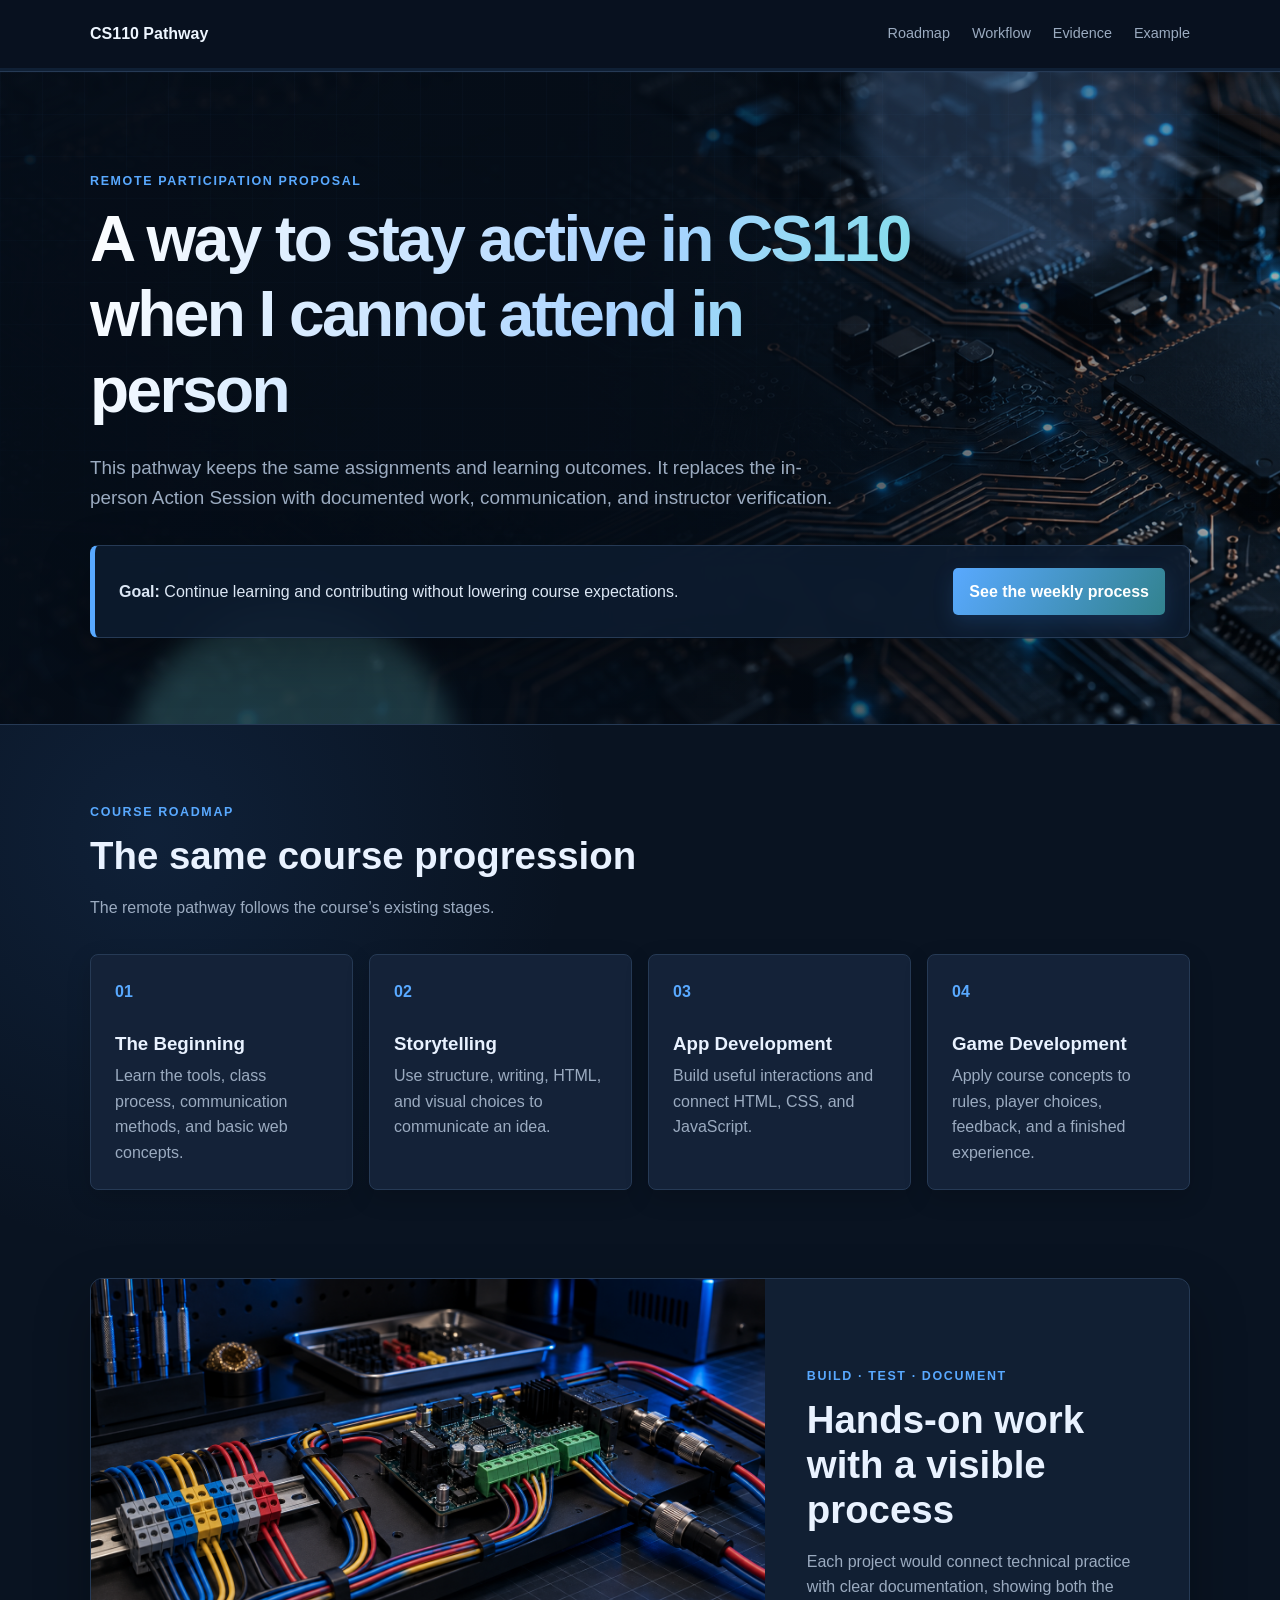
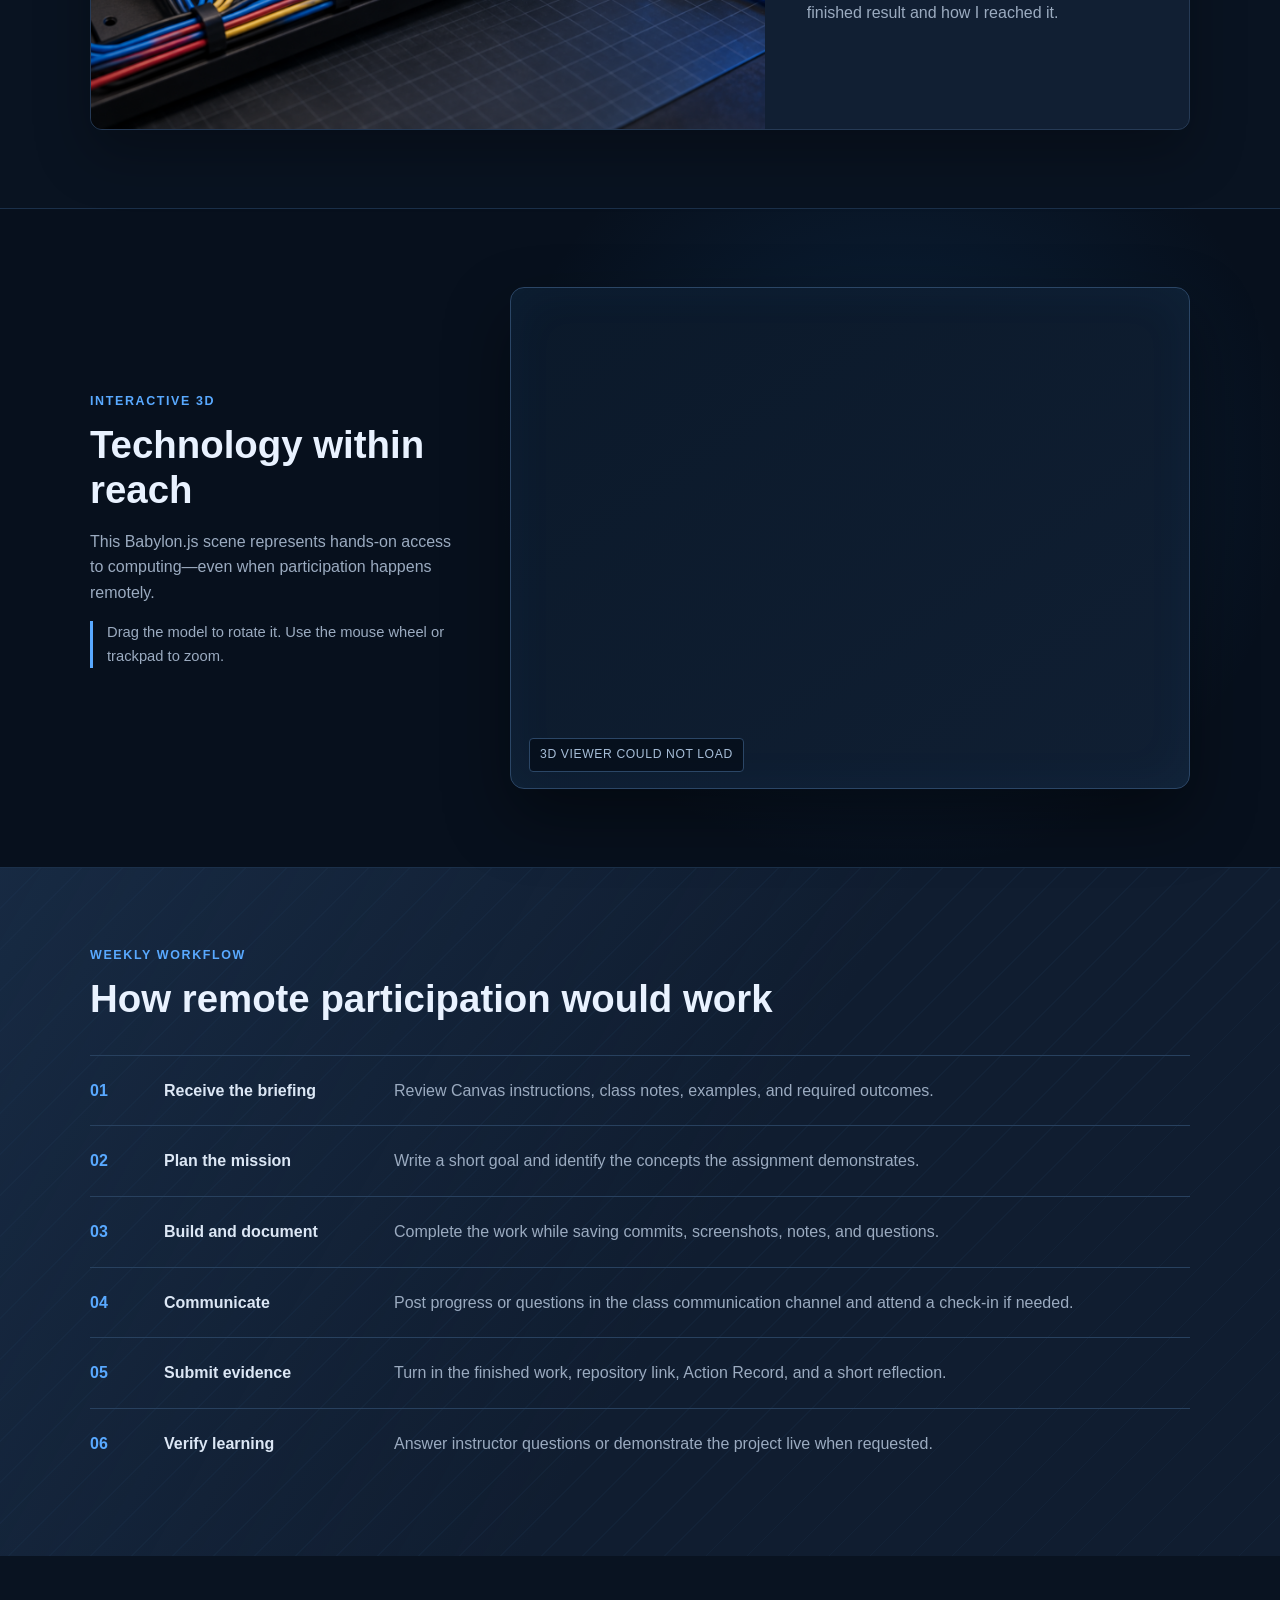
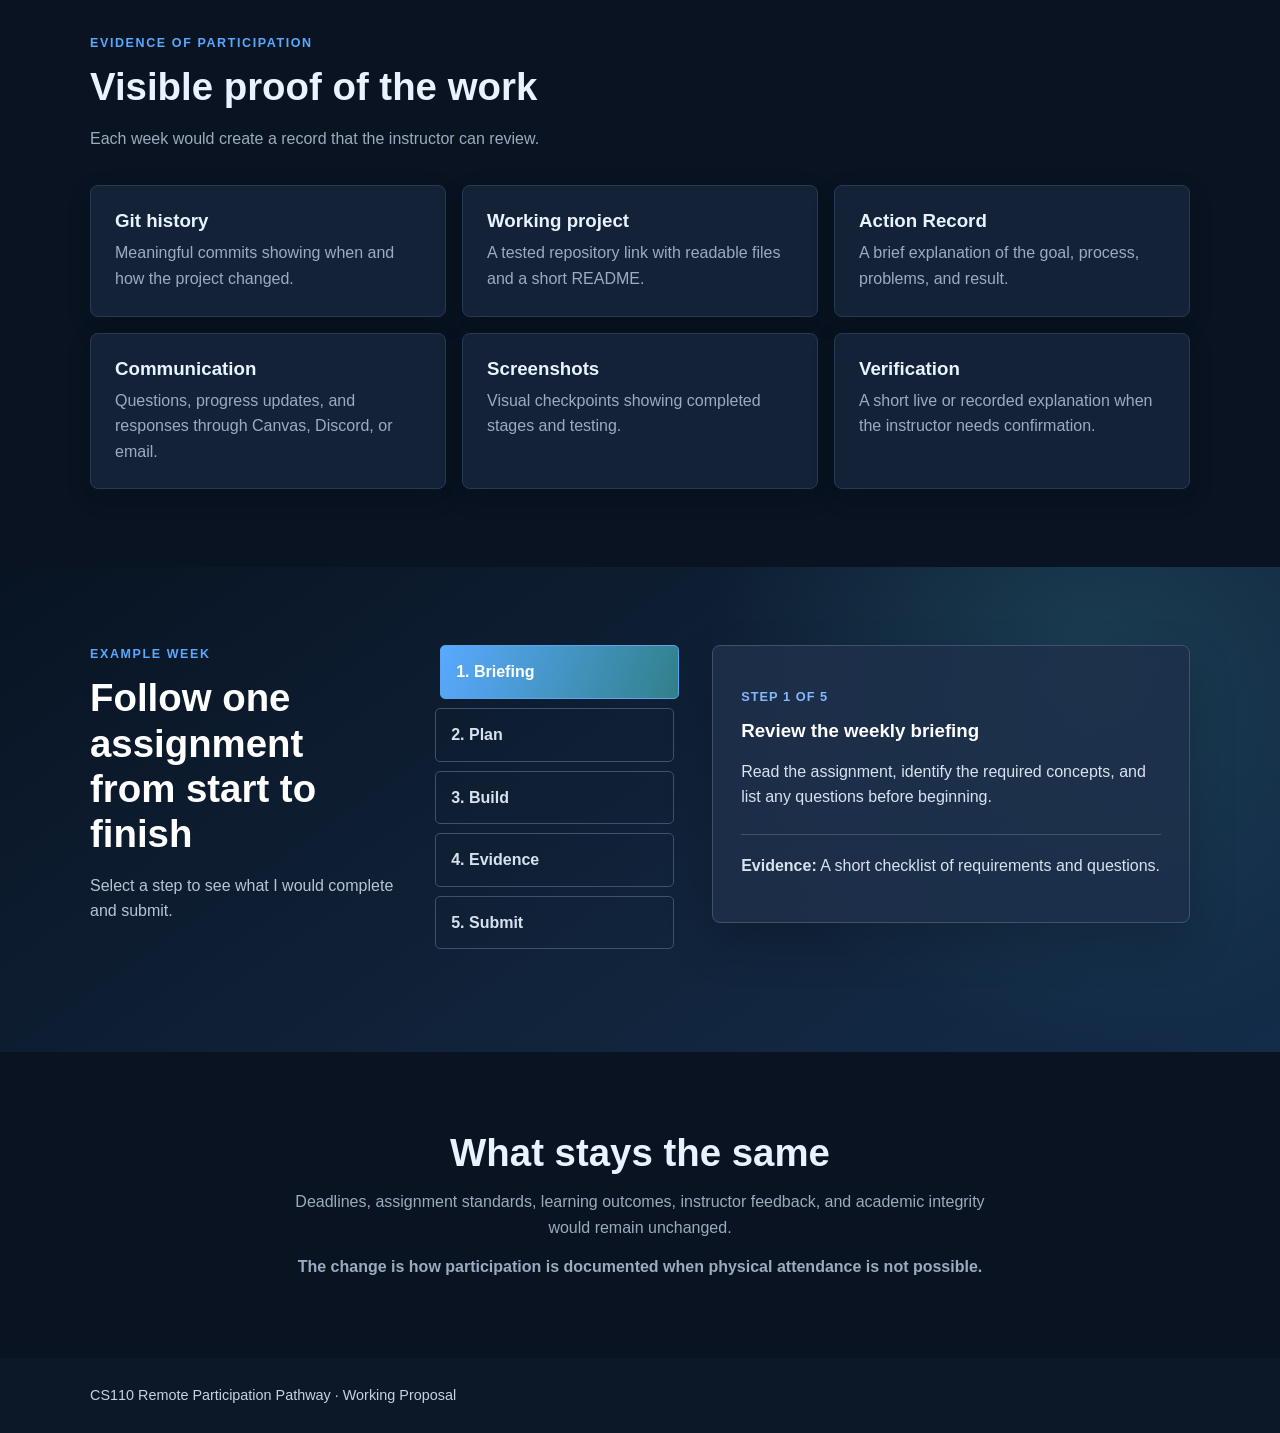
<file: index.html>
<!DOCTYPE html>
<html lang="en">
<head>
  <meta charset="UTF-8">
  <meta name="viewport" content="width=device-width, initial-scale=1.0">
  <meta name="description" content="A proposed remote participation pathway for CS110.">
  <title>CS110 Remote Participation Pathway</title>
  <link rel="stylesheet" href="styles.css">
</head>
<body>
  <header class="site-header">
    <div class="page-width header-row">
      <a class="site-name" href="#top">CS110 Pathway</a>
      <nav aria-label="Main navigation">
        <a href="#roadmap">Roadmap</a>
        <a href="#workflow">Workflow</a>
        <a href="#evidence">Evidence</a>
        <a href="#example">Example</a>
      </nav>
    </div>
    <div class="scroll-track" aria-hidden="true"><div id="scroll-progress"></div></div>
  </header>

  <main id="top">
    <section class="hero-shell">
      <div class="background-grid" aria-hidden="true"></div>
      <div class="orb orb-one" aria-hidden="true"></div>
      <div class="orb orb-two" aria-hidden="true"></div>
      <div class="intro page-width">
      <p class="eyebrow">REMOTE PARTICIPATION PROPOSAL</p>
      <h1>A way to stay active in CS110 when I cannot attend in person</h1>
      <p class="intro-text">
        This pathway keeps the same assignments and learning outcomes. It replaces the
        in-person Action Session with documented work, communication, and instructor verification.
      </p>
      <div class="summary-card">
        <p><strong>Goal:</strong> Continue learning and contributing without lowering course expectations.</p>
        <a class="button" href="#workflow">See the weekly process</a>
      </div>
      </div>
    </section>

    <section id="roadmap" class="section page-width">
      <div class="section-heading">
        <p class="eyebrow">COURSE ROADMAP</p>
        <h2>The same course progression</h2>
        <p>The remote pathway follows the course’s existing stages.</p>
      </div>
      <div class="roadmap-grid">
        <article class="stage-card">
          <span>01</span>
          <h3>The Beginning</h3>
          <p>Learn the tools, class process, communication methods, and basic web concepts.</p>
        </article>
        <article class="stage-card">
          <span>02</span>
          <h3>Storytelling</h3>
          <p>Use structure, writing, HTML, and visual choices to communicate an idea.</p>
        </article>
        <article class="stage-card">
          <span>03</span>
          <h3>App Development</h3>
          <p>Build useful interactions and connect HTML, CSS, and JavaScript.</p>
        </article>
        <article class="stage-card">
          <span>04</span>
          <h3>Game Development</h3>
          <p>Apply course concepts to rules, player choices, feedback, and a finished experience.</p>
        </article>
      </div>
    </section>

    <section class="tech-visual page-width" aria-label="Technology and hands-on learning">
      <img src="assets/wiring-workbench.png" alt="Organized wiring, terminal blocks, and a circuit board on an electronics workbench">
      <div class="tech-visual-copy">
        <p class="eyebrow">BUILD · TEST · DOCUMENT</p>
        <h2>Hands-on work with a visible process</h2>
        <p>Each project would connect technical practice with clear documentation, showing both the finished result and how I reached it.</p>
      </div>
    </section>

    <section id="model" class="model-section section">
      <div class="page-width model-layout">
        <div class="model-copy">
          <p class="eyebrow">INTERACTIVE 3D</p>
          <h2>Technology within reach</h2>
          <p>This Babylon.js scene represents hands-on access to computing—even when participation happens remotely.</p>
          <p class="model-instruction">Drag the model to rotate it. Use the mouse wheel or trackpad to zoom.</p>
        </div>
        <div class="model-frame">
          <canvas id="model-canvas" aria-label="Interactive 3D robotic hand holding a laptop"></canvas>
          <div class="model-status" id="model-status">Loading 3D model…</div>
        </div>
      </div>
    </section>

    <section id="workflow" class="section section-tint">
      <div class="page-width">
        <div class="section-heading">
          <p class="eyebrow">WEEKLY WORKFLOW</p>
          <h2>How remote participation would work</h2>
        </div>
        <ol class="workflow-list">
          <li><strong>Receive the briefing</strong><span>Review Canvas instructions, class notes, examples, and required outcomes.</span></li>
          <li><strong>Plan the mission</strong><span>Write a short goal and identify the concepts the assignment demonstrates.</span></li>
          <li><strong>Build and document</strong><span>Complete the work while saving commits, screenshots, notes, and questions.</span></li>
          <li><strong>Communicate</strong><span>Post progress or questions in the class communication channel and attend a check-in if needed.</span></li>
          <li><strong>Submit evidence</strong><span>Turn in the finished work, repository link, Action Record, and a short reflection.</span></li>
          <li><strong>Verify learning</strong><span>Answer instructor questions or demonstrate the project live when requested.</span></li>
        </ol>
      </div>
    </section>

    <section id="evidence" class="section page-width">
      <div class="section-heading">
        <p class="eyebrow">EVIDENCE OF PARTICIPATION</p>
        <h2>Visible proof of the work</h2>
        <p>Each week would create a record that the instructor can review.</p>
      </div>
      <div class="evidence-grid">
        <article><h3>Git history</h3><p>Meaningful commits showing when and how the project changed.</p></article>
        <article><h3>Working project</h3><p>A tested repository link with readable files and a short README.</p></article>
        <article><h3>Action Record</h3><p>A brief explanation of the goal, process, problems, and result.</p></article>
        <article><h3>Communication</h3><p>Questions, progress updates, and responses through Canvas, Discord, or email.</p></article>
        <article><h3>Screenshots</h3><p>Visual checkpoints showing completed stages and testing.</p></article>
        <article><h3>Verification</h3><p>A short live or recorded explanation when the instructor needs confirmation.</p></article>
      </div>
    </section>

    <section id="example" class="section section-dark">
      <div class="page-width example-layout">
        <div class="section-heading">
          <p class="eyebrow">EXAMPLE WEEK</p>
          <h2>Follow one assignment from start to finish</h2>
          <p>Select a step to see what I would complete and submit.</p>
        </div>
        <div class="step-buttons" role="group" aria-label="Example week steps">
          <button class="step-button active" data-step="briefing">1. Briefing</button>
          <button class="step-button" data-step="plan">2. Plan</button>
          <button class="step-button" data-step="build">3. Build</button>
          <button class="step-button" data-step="evidence">4. Evidence</button>
          <button class="step-button" data-step="submit">5. Submit</button>
        </div>
        <div class="step-display" aria-live="polite">
          <p id="step-number">STEP 1 OF 5</p>
          <h3 id="step-title">Review the weekly briefing</h3>
          <p id="step-description">Read the assignment, identify the required concepts, and list any questions before beginning.</p>
          <p class="deliverable"><strong>Evidence:</strong> <span id="step-evidence">A short checklist of requirements and questions.</span></p>
        </div>
      </div>
    </section>

    <section class="section page-width closing">
      <h2>What stays the same</h2>
      <p>Deadlines, assignment standards, learning outcomes, instructor feedback, and academic integrity would remain unchanged.</p>
      <p class="closing-note">The change is how participation is documented when physical attendance is not possible.</p>
    </section>
  </main>

  <footer>
    <div class="page-width">
      <p>CS110 Remote Participation Pathway · Working Proposal</p>
    </div>
  </footer>

  <script src="https://cdn.babylonjs.com/babylon.js"></script>
  <script src="model.js"></script>
  <script src="script.js"></script>
</body>
</html>
</file>
<file: styles.css>
:root {
  --navy: #e9f2ff;
  --blue: #59a9ff;
  --blue-light: #101d30;
  --ink: #dce7f5;
  --muted: #9babc0;
  --line: #263a55;
  --paper: #142238;
  --background: #091321;
}

* { box-sizing: border-box; }

html { scroll-behavior: smooth; }

body {
  margin: 0;
  background:
    radial-gradient(circle at 12% 18%, rgba(47, 103, 178, 0.16), transparent 26rem),
    var(--background);
  color: var(--ink);
  font-family: Arial, Helvetica, sans-serif;
  font-size: 16px;
  line-height: 1.6;
}

a { color: inherit; }

.page-width {
  width: min(1100px, calc(100% - 40px));
  margin: 0 auto;
}

.site-header {
  position: sticky;
  top: 0;
  z-index: 10;
  background: rgba(8, 18, 31, 0.88);
  backdrop-filter: blur(14px);
  border-bottom: 1px solid var(--line);
}

.scroll-track { height: 3px; background: rgba(89, 169, 255, 0.1); }
#scroll-progress { width: 0; height: 100%; background: linear-gradient(90deg, #4c91ee, #54d6dc); transition: width 80ms linear; }

.header-row {
  min-height: 68px;
  display: flex;
  align-items: center;
  justify-content: space-between;
  gap: 24px;
}

.site-name {
  font-weight: 800;
  text-decoration: none;
  color: #eef6ff;
}

nav { display: flex; gap: 22px; }
nav a { position: relative; color: var(--muted); font-size: 0.9rem; text-decoration: none; }
nav a:hover, nav a:focus { color: var(--blue); }

nav a::after {
  content: "";
  position: absolute;
  right: 0;
  bottom: -7px;
  left: 0;
  height: 2px;
  background: var(--blue);
  transform: scaleX(0);
  transition: transform 180ms ease;
}

nav a:hover::after, nav a:focus::after { transform: scaleX(1); }

.hero-shell {
  position: relative;
  isolation: isolate;
  overflow: hidden;
  background:
    linear-gradient(90deg, rgba(5, 13, 24, 0.94) 0%, rgba(5, 13, 24, 0.84) 46%, rgba(5, 13, 24, 0.35) 100%),
    url("assets/circuit-board-hero.png") center / cover no-repeat;
  border-bottom: 1px solid var(--line);
}

.background-grid {
  position: absolute;
  z-index: -2;
  inset: 0;
  opacity: 0.2;
  background-image:
    linear-gradient(rgba(89, 169, 255, 0.13) 1px, transparent 1px),
    linear-gradient(90deg, rgba(89, 169, 255, 0.13) 1px, transparent 1px);
  background-size: 42px 42px;
  mask-image: linear-gradient(to bottom, black, transparent 88%);
}

.orb {
  position: absolute;
  z-index: -1;
  width: 330px;
  aspect-ratio: 1;
  border-radius: 50%;
  filter: blur(12px);
  opacity: 0.2;
  animation: float 8s ease-in-out infinite;
}

.orb-one { top: -130px; right: 7%; background: #7db4ff; }
.orb-two { bottom: -210px; left: 10%; background: #7de3e6; animation-delay: -4s; }

.intro { position: relative; padding: 100px 0 86px; }
.eyebrow { margin: 0 0 10px; color: var(--blue); font-size: 0.78rem; font-weight: 800; letter-spacing: 0.13em; }

h1, h2, h3 { color: var(--navy); line-height: 1.18; }
h1 {
  max-width: 850px;
  margin: 0;
  font-size: clamp(2.25rem, 5vw, 4.5rem);
  letter-spacing: -0.04em;
  background: linear-gradient(110deg, #ffffff, #a9d3ff 62%, #78e0e5);
  -webkit-background-clip: text;
  background-clip: text;
  color: transparent;
}
h2 { margin: 0; font-size: clamp(1.8rem, 3vw, 2.6rem); }
h3 { margin: 0 0 8px; }

.intro-text { max-width: 760px; margin: 24px 0 32px; color: var(--muted); font-size: 1.18rem; }

.summary-card {
  display: flex;
  align-items: center;
  justify-content: space-between;
  gap: 24px;
  padding: 22px 24px;
  background: rgba(13, 28, 47, 0.88);
  border: 1px solid var(--line);
  border-left: 5px solid var(--blue);
  border-radius: 8px;
  box-shadow: 0 18px 50px rgba(0, 0, 0, 0.28);
  backdrop-filter: blur(10px);
  animation: rise-in 650ms 180ms ease both;
}

.summary-card p { margin: 0; }
.button { flex: 0 0 auto; padding: 11px 16px; background: linear-gradient(120deg, var(--blue), #32828e); color: white; border-radius: 5px; text-decoration: none; font-weight: 700; box-shadow: 0 8px 20px rgba(47, 103, 178, 0.24); transition: transform 180ms ease, box-shadow 180ms ease; }
.button:hover, .button:focus { transform: translateY(-2px); box-shadow: 0 12px 26px rgba(47, 103, 178, 0.34); }

.section { padding: 78px 0; }
.section-heading { max-width: 700px; margin-bottom: 34px; }
.section-heading > p:last-child { color: var(--muted); }

.roadmap-grid, .evidence-grid { display: grid; grid-template-columns: repeat(4, 1fr); gap: 16px; }
.stage-card, .evidence-grid article {
  padding: 24px;
  background: var(--paper);
  border: 1px solid var(--line);
  border-radius: 8px;
  box-shadow: 0 8px 24px rgba(0, 0, 0, 0.16);
  transition: transform 220ms ease, border-color 220ms ease, box-shadow 220ms ease;
}
.stage-card:hover, .evidence-grid article:hover { transform: translateY(-6px); border-color: #4f83bd; box-shadow: 0 18px 34px rgba(0, 0, 0, 0.25); }
.stage-card span { display: block; margin-bottom: 28px; color: var(--blue); font-weight: 800; }
.stage-card p, .evidence-grid p { margin: 0; color: var(--muted); }

.section-tint {
  background:
    linear-gradient(120deg, rgba(34, 62, 96, 0.38), transparent 55%),
    repeating-linear-gradient(135deg, transparent 0 28px, rgba(89, 169, 255, 0.035) 28px 29px),
    var(--blue-light);
}
.workflow-list { margin: 0; padding: 0; list-style: none; counter-reset: workflow; }
.workflow-list li {
  counter-increment: workflow;
  display: grid;
  grid-template-columns: 54px 210px 1fr;
  gap: 20px;
  align-items: start;
  padding: 22px 0;
  border-top: 1px solid #28415f;
  transition: padding-left 200ms ease, background 200ms ease;
}
.workflow-list li:hover { padding-left: 12px; background: rgba(89, 169, 255, 0.06); }
.workflow-list li::before {
  content: counter(workflow, decimal-leading-zero);
  color: var(--blue);
  font-weight: 800;
}
.workflow-list span { color: var(--muted); }

.evidence-grid { grid-template-columns: repeat(3, 1fr); }

.tech-visual {
  position: relative;
  display: grid;
  grid-template-columns: 1.35fr 0.85fr;
  min-height: 370px;
  margin-top: 10px;
  margin-bottom: 78px;
  overflow: hidden;
  background: #111f33;
  border: 1px solid var(--line);
  border-radius: 12px;
  box-shadow: 0 24px 55px rgba(0, 0, 0, 0.28);
}

.tech-visual img { width: 100%; height: 100%; min-height: 370px; object-fit: cover; }
.tech-visual-copy { display: flex; flex-direction: column; justify-content: center; padding: 42px; }
.tech-visual-copy p:last-child { color: var(--muted); }

.model-section {
  background:
    radial-gradient(circle at 70% 40%, rgba(32, 111, 187, 0.2), transparent 25rem),
    #07101d;
  border-top: 1px solid #1b304a;
  border-bottom: 1px solid #1b304a;
}

.model-layout {
  display: grid;
  grid-template-columns: 0.7fr 1.3fr;
  gap: 54px;
  align-items: center;
}

.model-copy p:not(.eyebrow) { color: var(--muted); }
.model-instruction { padding-left: 14px; border-left: 3px solid var(--blue); font-size: 0.92rem; }

.model-frame {
  position: relative;
  min-height: 500px;
  overflow: hidden;
  background: linear-gradient(145deg, #0b192a, #101f33);
  border: 1px solid #2b4666;
  border-radius: 14px;
  box-shadow: 0 28px 65px rgba(0, 0, 0, 0.4), inset 0 0 50px rgba(66, 153, 255, 0.05);
}

#model-canvas { display: block; width: 100%; height: 500px; outline: none; touch-action: none; }
.model-status {
  position: absolute;
  left: 18px;
  bottom: 16px;
  padding: 6px 10px;
  color: #a7bed8;
  background: rgba(5, 13, 24, 0.76);
  border: 1px solid #2b4666;
  border-radius: 4px;
  font-size: 0.76rem;
  letter-spacing: 0.05em;
  pointer-events: none;
}

.section-dark {
  position: relative;
  overflow: hidden;
  background:
    radial-gradient(circle at 85% 20%, rgba(84, 214, 220, 0.14), transparent 24rem),
    linear-gradient(145deg, #081423, #11233a 58%, #132c49);
  color: #d9e3ef;
}
.section-dark h2, .section-dark h3 { color: white; }
.section-dark .section-heading > p:last-child { color: #b7c4d5; }
.example-layout { display: grid; grid-template-columns: 0.9fr 0.7fr 1.4fr; gap: 38px; align-items: start; }
.step-buttons { display: grid; gap: 9px; }
.step-button {
  padding: 13px 15px;
  color: #d7e2ef;
  text-align: left;
  font: inherit;
  font-weight: 700;
  background: transparent;
  border: 1px solid #40516a;
  border-radius: 5px;
  cursor: pointer;
}
.step-button { transition: transform 160ms ease, background 160ms ease, border-color 160ms ease; }
.step-button:hover, .step-button:focus, .step-button.active { color: white; background: linear-gradient(110deg, var(--blue), #31808a); border-color: #5ca3ea; transform: translateX(5px); }
.step-display { min-height: 260px; padding: 28px; background: rgba(30, 48, 75, 0.85); border: 1px solid #40516a; border-radius: 8px; box-shadow: 0 20px 48px rgba(0,0,0,0.18); transition: opacity 160ms ease, transform 160ms ease; }
.step-display.changing { opacity: 0; transform: translateY(8px); }
#step-number { color: #83b8ff; font-size: 0.8rem; font-weight: 800; letter-spacing: 0.08em; }
.deliverable { margin-top: 24px; padding-top: 18px; border-top: 1px solid #40516a; }

.closing { text-align: center; }
.closing p { max-width: 700px; margin: 14px auto 0; color: var(--muted); }
.closing-note { font-weight: 700; }

footer { padding: 26px 0; color: #c7d3e2; background: #0c1728; font-size: 0.9rem; }
footer p { margin: 0; }

.reveal { opacity: 0; transform: translateY(26px); transition: opacity 650ms ease, transform 650ms ease; }
.reveal.visible { opacity: 1; transform: translateY(0); }

@keyframes float {
  0%, 100% { transform: translate3d(0, 0, 0) scale(1); }
  50% { transform: translate3d(18px, 22px, 0) scale(1.06); }
}

@keyframes rise-in {
  from { opacity: 0; transform: translateY(18px); }
  to { opacity: 1; transform: translateY(0); }
}

@media (max-width: 850px) {
  .roadmap-grid { grid-template-columns: repeat(2, 1fr); }
  .evidence-grid { grid-template-columns: repeat(2, 1fr); }
  .example-layout { grid-template-columns: 1fr; }
  .example-layout .section-heading { margin-bottom: 0; }
  .tech-visual { grid-template-columns: 1fr; }
  .tech-visual img { min-height: 260px; max-height: 340px; }
  .model-layout { grid-template-columns: 1fr; }
  .model-frame, #model-canvas { min-height: 420px; height: 420px; }
}

@media (max-width: 620px) {
  .page-width { width: min(100% - 28px, 1100px); }
  .site-header { position: static; }
  .header-row { align-items: flex-start; flex-direction: column; padding: 16px 0; gap: 10px; }
  nav { width: 100%; overflow-x: auto; gap: 16px; }
  .intro { padding: 58px 0; }
  .hero-shell { background-position: 62% center; }
  .summary-card { align-items: flex-start; flex-direction: column; }
  .roadmap-grid, .evidence-grid { grid-template-columns: 1fr; }
  .workflow-list li { grid-template-columns: 40px 1fr; gap: 10px; }
  .workflow-list span { grid-column: 2; }
  .tech-visual-copy { padding: 28px; }
  .model-frame, #model-canvas { min-height: 350px; height: 350px; }
}

@media (prefers-reduced-motion: reduce) {
  html { scroll-behavior: auto; }
  *, *::before, *::after { animation-duration: 0.01ms !important; animation-iteration-count: 1 !important; transition-duration: 0.01ms !important; }
  .reveal { opacity: 1; transform: none; }
}
</file>
